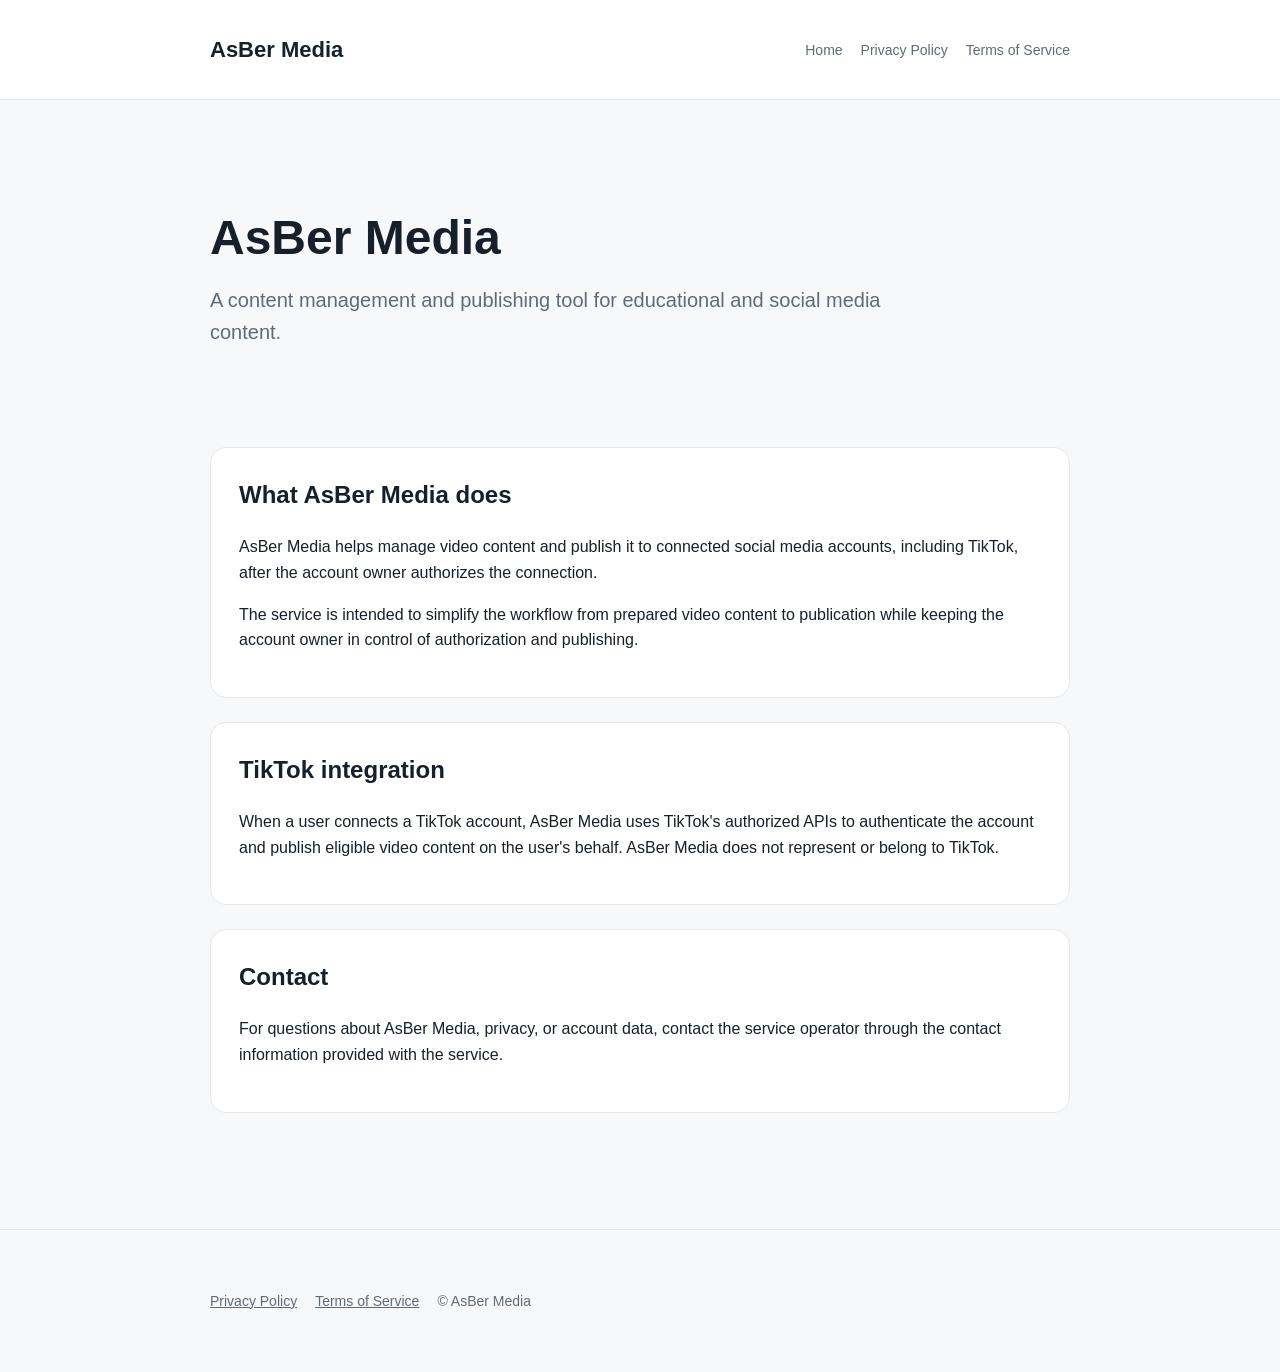
<file: index.html>
<!doctype html>
<html lang="en"><head><meta charset="utf-8"><meta name="viewport" content="width=device-width,initial-scale=1">
<title>AsBer Media</title><meta name="description" content="AsBer Media helps manage and publish educational and social media content on TikTok.">
<link rel="stylesheet" href="styles.css"></head>
<body><header><div class="container nav"><a class="logo" href="index.html">AsBer Media</a>
<nav><a href="index.html">Home</a><a href="privacy.html">Privacy Policy</a><a href="terms.html">Terms of Service</a></nav></div></header>
<main class="container"><section class="hero"><h1>AsBer Media</h1>
<p>A content management and publishing tool for educational and social media content.</p></section>
<section class="card"><h2>What AsBer Media does</h2>
<p>AsBer Media helps manage video content and publish it to connected social media accounts, including TikTok, after the account owner authorizes the connection.</p>
<p>The service is intended to simplify the workflow from prepared video content to publication while keeping the account owner in control of authorization and publishing.</p></section>
<section class="card"><h2>TikTok integration</h2>
<p>When a user connects a TikTok account, AsBer Media uses TikTok's authorized APIs to authenticate the account and publish eligible video content on the user's behalf. AsBer Media does not represent or belong to TikTok.</p></section>
<section class="card"><h2>Contact</h2>
<p>For questions about AsBer Media, privacy, or account data, contact the service operator through the contact information provided with the service.</p></section>
</main><footer><div class="container"><a href="privacy.html">Privacy Policy</a><a href="terms.html">Terms of Service</a><span>© AsBer Media</span></div></footer>
</body></html>
</file>
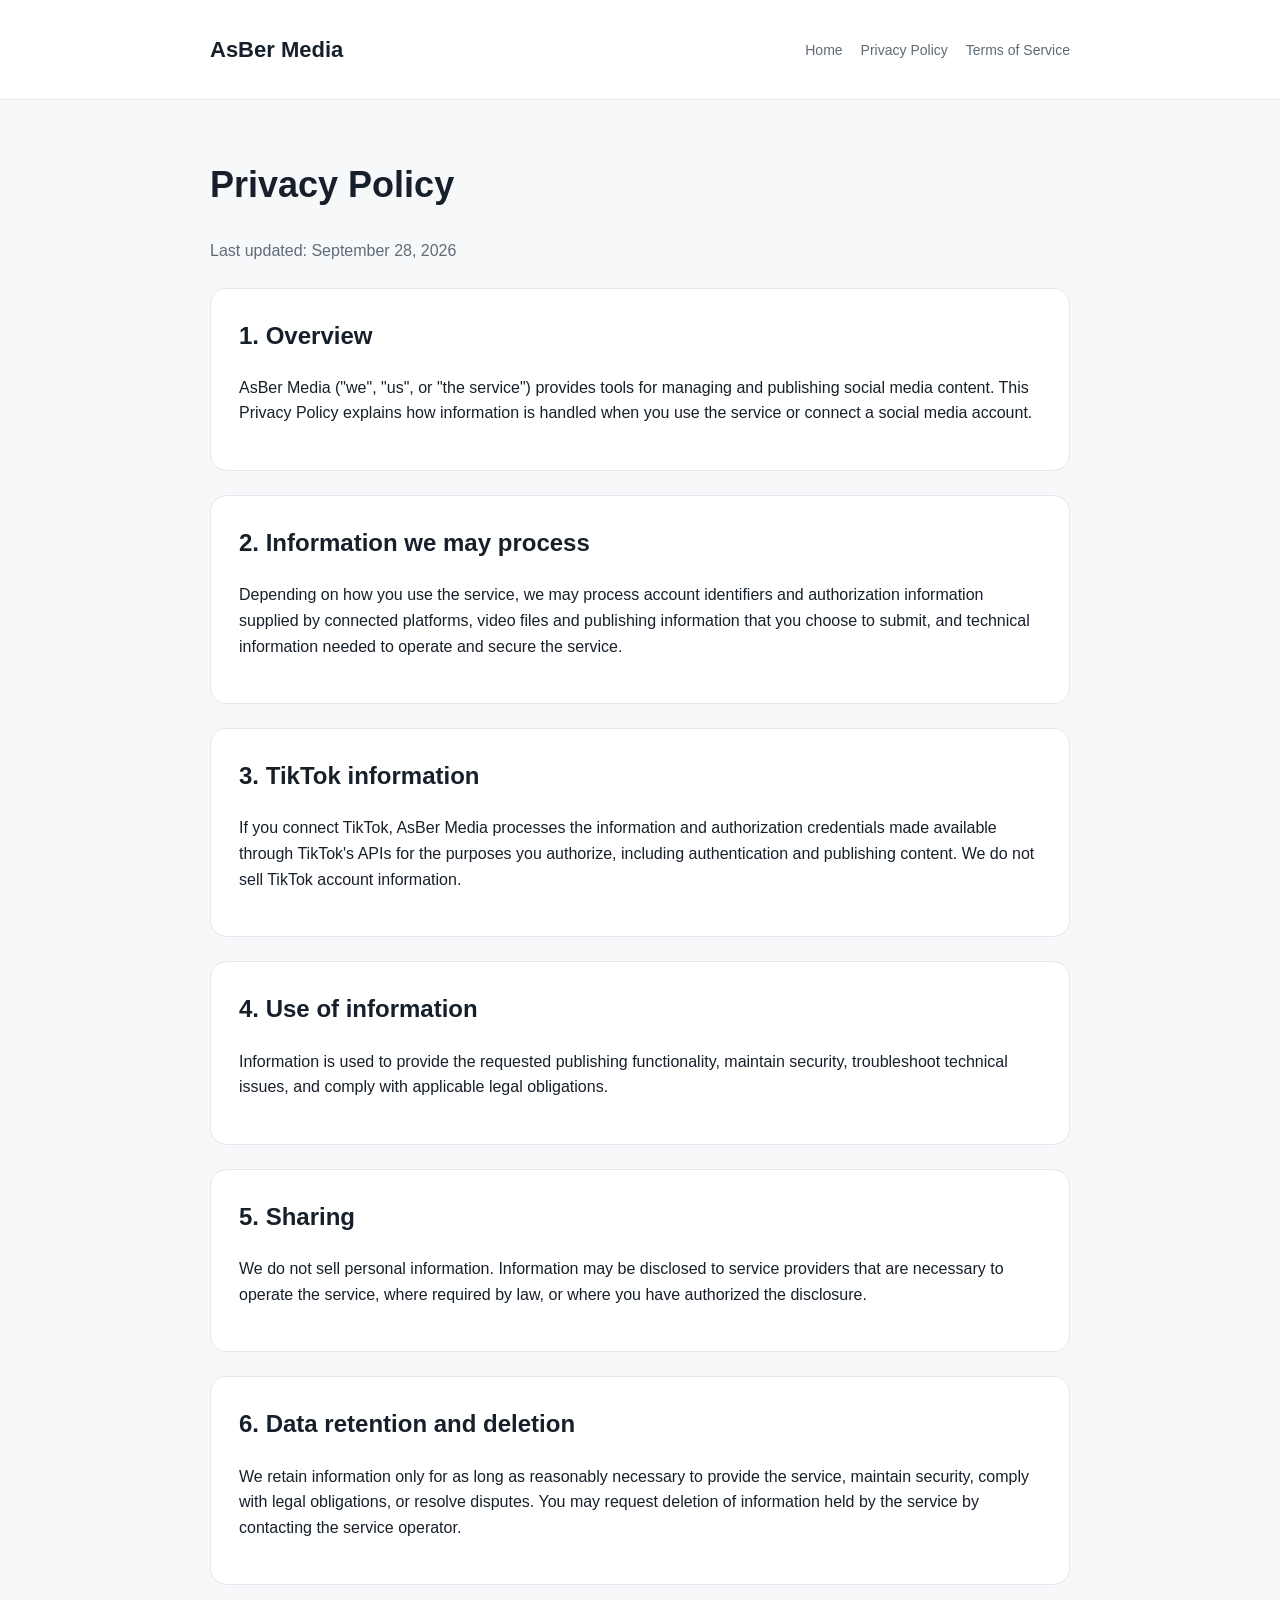
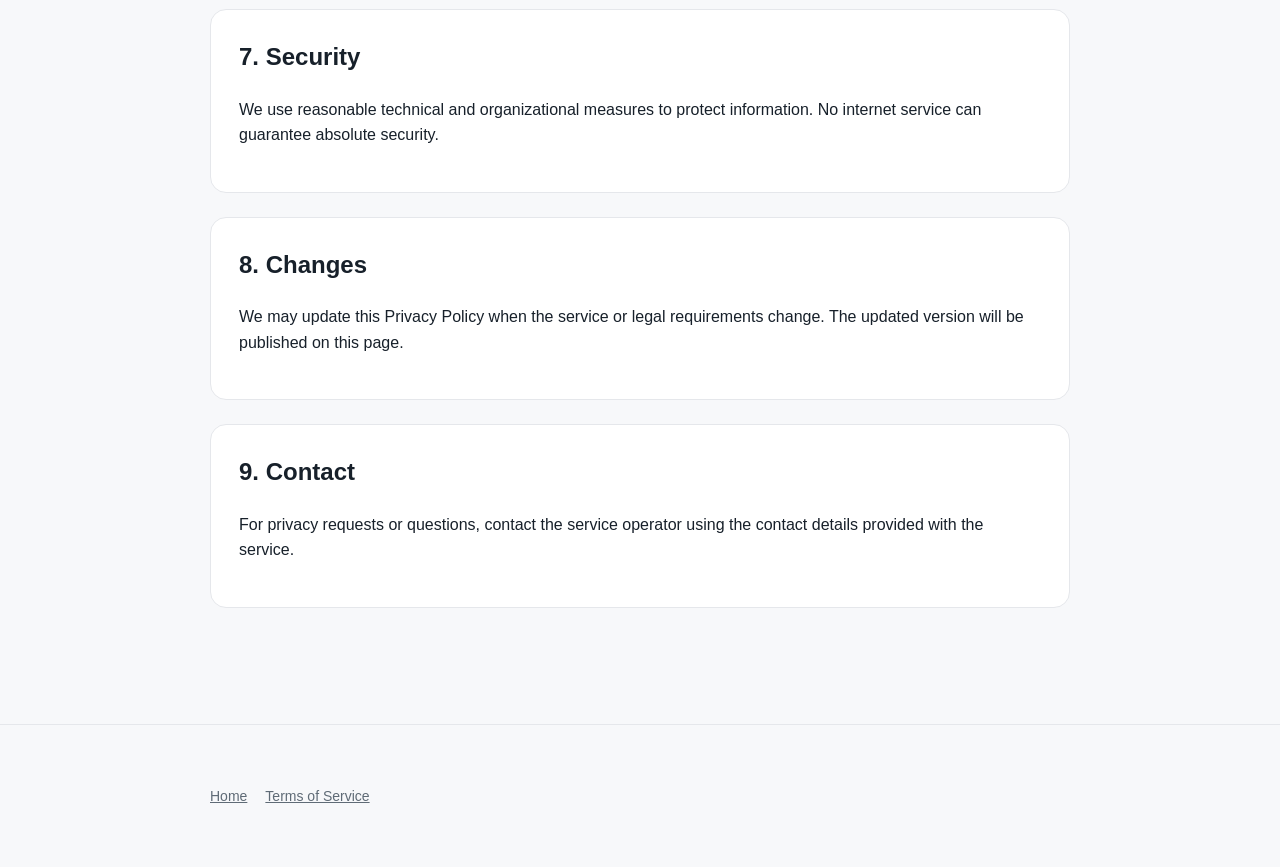
<file: privacy.html>
<!doctype html>
<html lang="en"><head><meta charset="utf-8"><meta name="viewport" content="width=device-width,initial-scale=1">
<title>Privacy Policy — AsBer Media</title><link rel="stylesheet" href="styles.css"></head>
<body><header><div class="container nav"><a class="logo" href="index.html">AsBer Media</a>
<nav><a href="index.html">Home</a><a href="privacy.html">Privacy Policy</a><a href="terms.html">Terms of Service</a></nav></div></header>
<main class="container"><h1>Privacy Policy</h1><p class="muted">Last updated: September 28, 2026</p>
<section class="card"><h2>1. Overview</h2><p>AsBer Media ("we", "us", or "the service") provides tools for managing and publishing social media content. This Privacy Policy explains how information is handled when you use the service or connect a social media account.</p></section>
<section class="card"><h2>2. Information we may process</h2><p>Depending on how you use the service, we may process account identifiers and authorization information supplied by connected platforms, video files and publishing information that you choose to submit, and technical information needed to operate and secure the service.</p></section>
<section class="card"><h2>3. TikTok information</h2><p>If you connect TikTok, AsBer Media processes the information and authorization credentials made available through TikTok's APIs for the purposes you authorize, including authentication and publishing content. We do not sell TikTok account information.</p></section>
<section class="card"><h2>4. Use of information</h2><p>Information is used to provide the requested publishing functionality, maintain security, troubleshoot technical issues, and comply with applicable legal obligations.</p></section>
<section class="card"><h2>5. Sharing</h2><p>We do not sell personal information. Information may be disclosed to service providers that are necessary to operate the service, where required by law, or where you have authorized the disclosure.</p></section>
<section class="card"><h2>6. Data retention and deletion</h2><p>We retain information only for as long as reasonably necessary to provide the service, maintain security, comply with legal obligations, or resolve disputes. You may request deletion of information held by the service by contacting the service operator.</p></section>
<section class="card"><h2>7. Security</h2><p>We use reasonable technical and organizational measures to protect information. No internet service can guarantee absolute security.</p></section>
<section class="card"><h2>8. Changes</h2><p>We may update this Privacy Policy when the service or legal requirements change. The updated version will be published on this page.</p></section>
<section class="card"><h2>9. Contact</h2><p>For privacy requests or questions, contact the service operator using the contact details provided with the service.</p></section>
</main><footer><div class="container"><a href="index.html">Home</a><a href="terms.html">Terms of Service</a></div></footer>
</body></html>
</file>
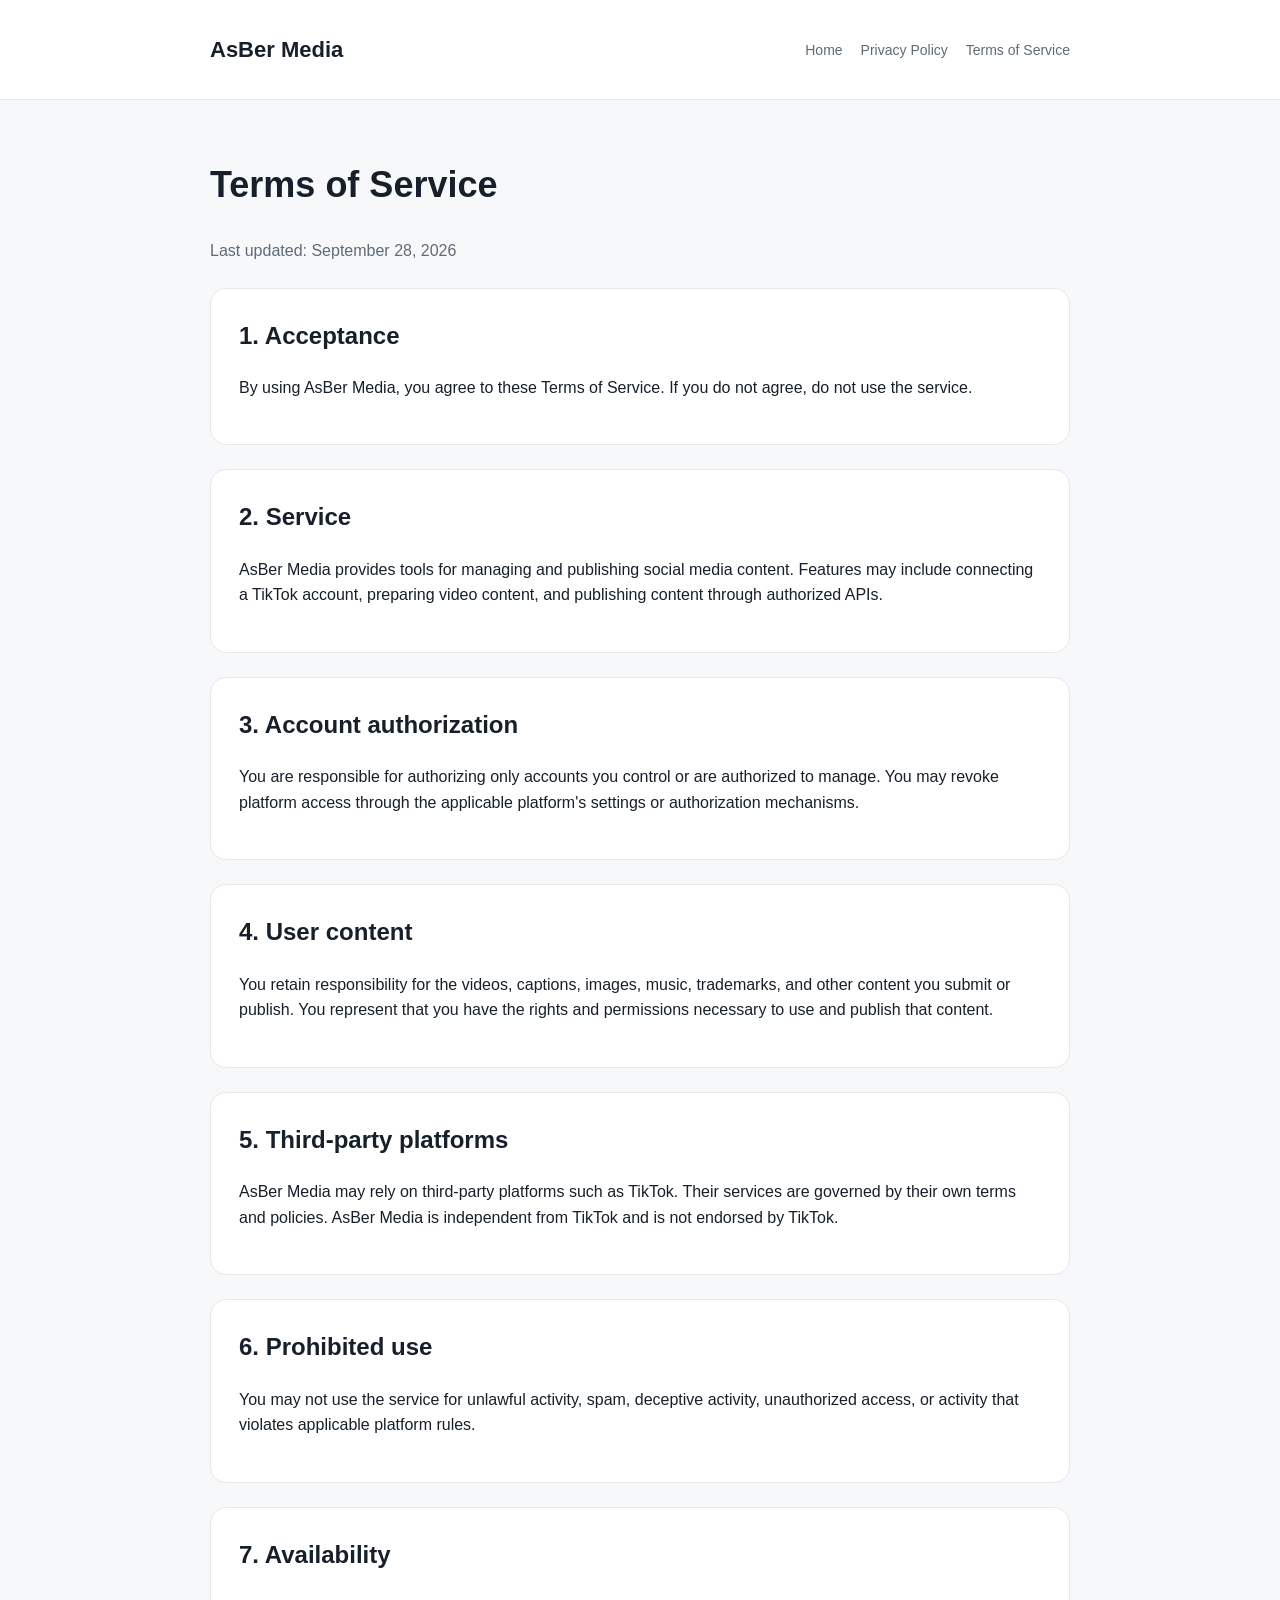
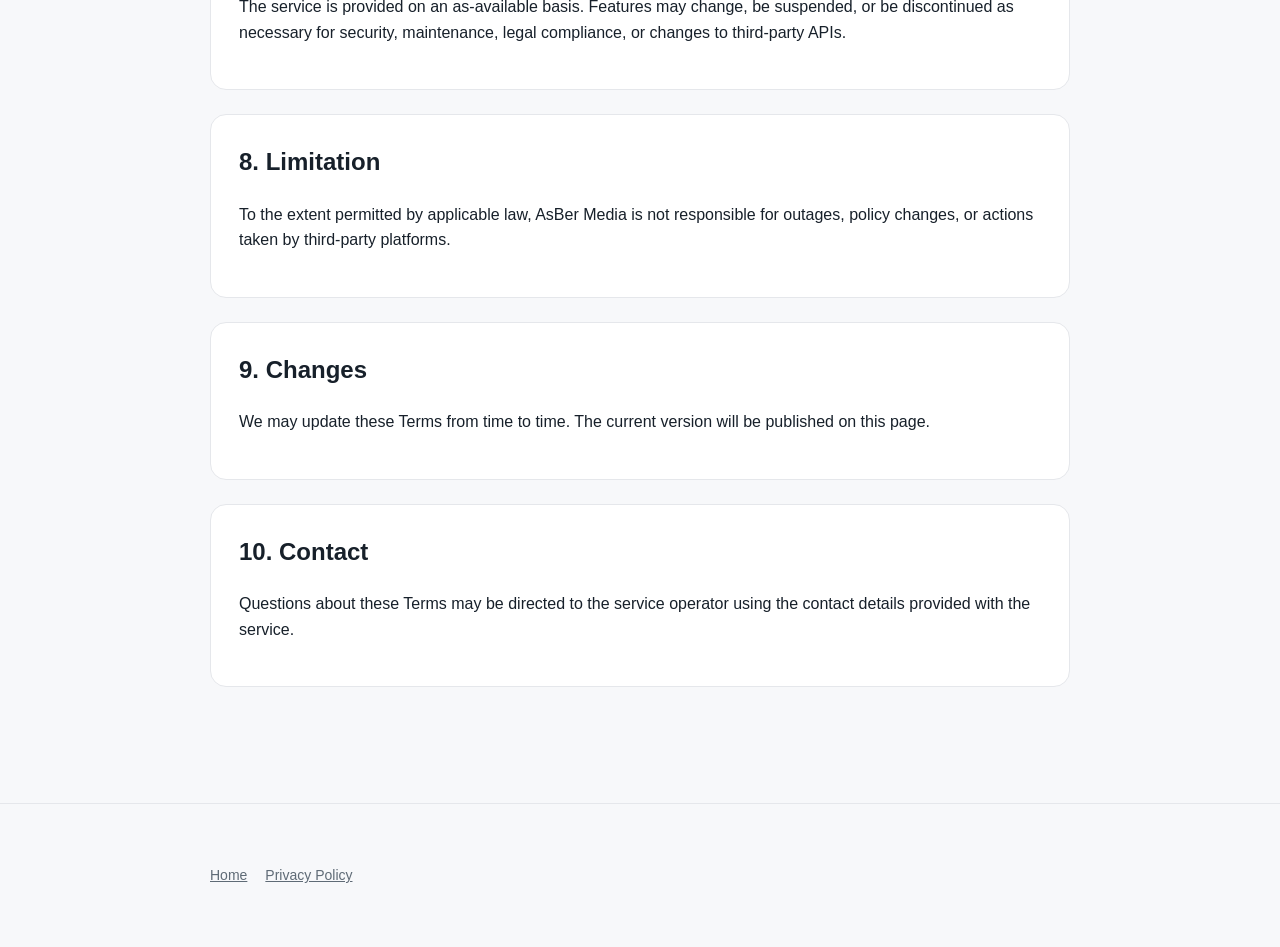
<file: terms.html>
<!doctype html>
<html lang="en"><head><meta charset="utf-8"><meta name="viewport" content="width=device-width,initial-scale=1">
<title>Terms of Service — AsBer Media</title><link rel="stylesheet" href="styles.css"></head>
<body><header><div class="container nav"><a class="logo" href="index.html">AsBer Media</a>
<nav><a href="index.html">Home</a><a href="privacy.html">Privacy Policy</a><a href="terms.html">Terms of Service</a></nav></div></header>
<main class="container"><h1>Terms of Service</h1><p class="muted">Last updated: September 28, 2026</p>
<section class="card"><h2>1. Acceptance</h2><p>By using AsBer Media, you agree to these Terms of Service. If you do not agree, do not use the service.</p></section>
<section class="card"><h2>2. Service</h2><p>AsBer Media provides tools for managing and publishing social media content. Features may include connecting a TikTok account, preparing video content, and publishing content through authorized APIs.</p></section>
<section class="card"><h2>3. Account authorization</h2><p>You are responsible for authorizing only accounts you control or are authorized to manage. You may revoke platform access through the applicable platform's settings or authorization mechanisms.</p></section>
<section class="card"><h2>4. User content</h2><p>You retain responsibility for the videos, captions, images, music, trademarks, and other content you submit or publish. You represent that you have the rights and permissions necessary to use and publish that content.</p></section>
<section class="card"><h2>5. Third-party platforms</h2><p>AsBer Media may rely on third-party platforms such as TikTok. Their services are governed by their own terms and policies. AsBer Media is independent from TikTok and is not endorsed by TikTok.</p></section>
<section class="card"><h2>6. Prohibited use</h2><p>You may not use the service for unlawful activity, spam, deceptive activity, unauthorized access, or activity that violates applicable platform rules.</p></section>
<section class="card"><h2>7. Availability</h2><p>The service is provided on an as-available basis. Features may change, be suspended, or be discontinued as necessary for security, maintenance, legal compliance, or changes to third-party APIs.</p></section>
<section class="card"><h2>8. Limitation</h2><p>To the extent permitted by applicable law, AsBer Media is not responsible for outages, policy changes, or actions taken by third-party platforms.</p></section>
<section class="card"><h2>9. Changes</h2><p>We may update these Terms from time to time. The current version will be published on this page.</p></section>
<section class="card"><h2>10. Contact</h2><p>Questions about these Terms may be directed to the service operator using the contact details provided with the service.</p></section>
</main><footer><div class="container"><a href="index.html">Home</a><a href="privacy.html">Privacy Policy</a></div></footer>
</body></html>
</file>
<file: styles.css>
:root{--bg:#f7f8fa;--card:#fff;--text:#17202a;--muted:#5f6b76;--accent:#111827;--border:#e5e7eb}
*{box-sizing:border-box}body{margin:0;font-family:-apple-system,BlinkMacSystemFont,"Segoe UI",Arial,sans-serif;background:var(--bg);color:var(--text);line-height:1.6}
.container{max-width:900px;margin:0 auto;padding:32px 20px}
header{background:#fff;border-bottom:1px solid var(--border)}
.nav{display:flex;justify-content:space-between;align-items:center;gap:20px}
.logo{font-size:22px;font-weight:800;text-decoration:none;color:var(--text)}
nav a{margin-left:18px;color:var(--muted);text-decoration:none;font-size:14px}
.hero{padding:80px 0 55px}.hero h1{font-size:48px;line-height:1.08;margin:0 0 18px}.hero p{font-size:20px;color:var(--muted);max-width:700px}
.card{background:var(--card);border:1px solid var(--border);border-radius:16px;padding:28px;margin:24px 0}
h2{margin-top:0}h1{font-size:36px}.muted{color:var(--muted)}
footer{border-top:1px solid var(--border);margin-top:60px;padding:28px 0;color:var(--muted);font-size:14px}
footer a{color:inherit;margin-right:18px}
@media(max-width:650px){.hero h1{font-size:38px}.nav{align-items:flex-start;flex-direction:column}nav a{margin:0 14px 0 0}}
</file>
